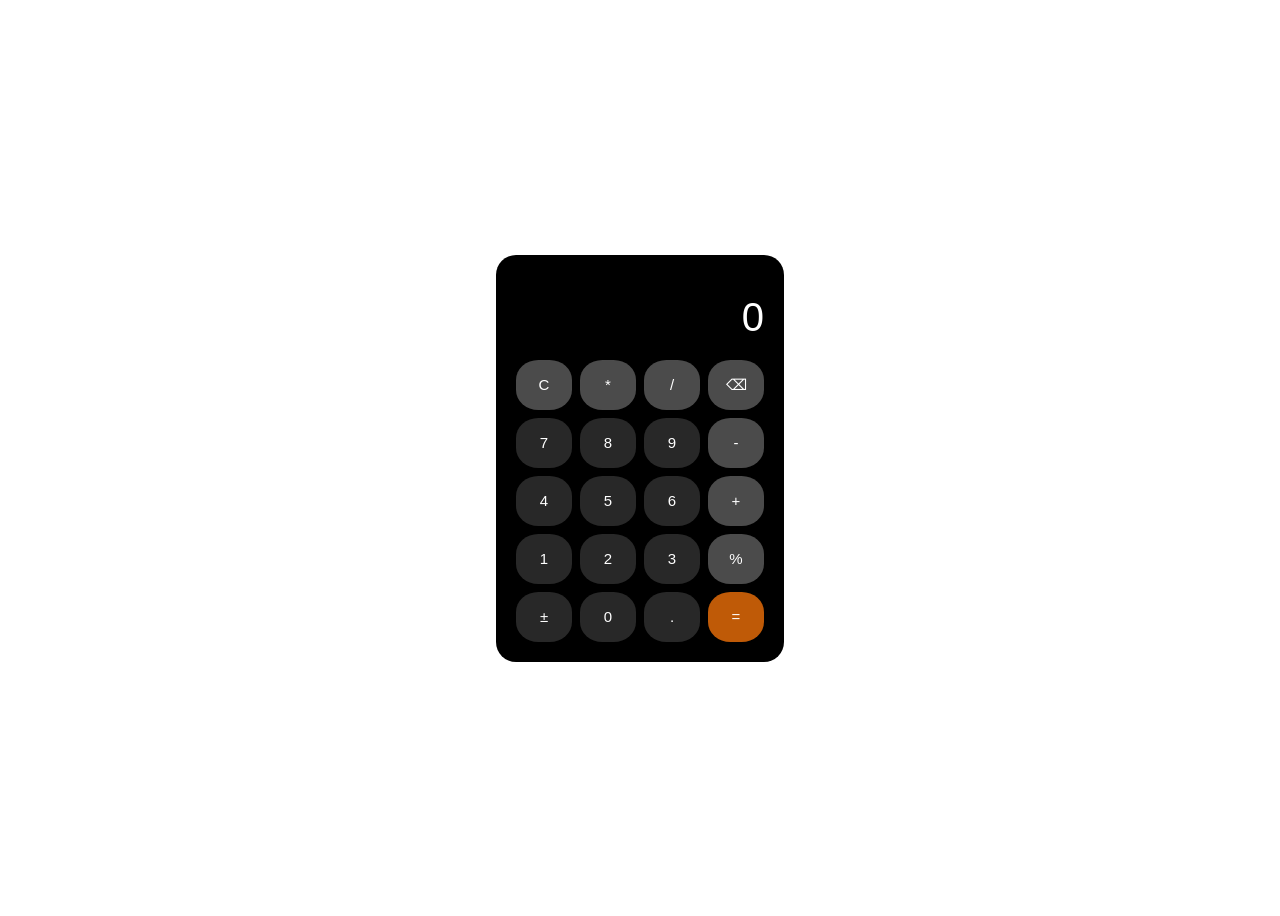
<file: projects/calculator.html>
<!DOCTYPE html>
<html lang="en">
<head>
  <meta charset="UTF-8">
  <meta name="viewport" content="width=device-width,initial-scale=1.0">
  <meta http-equiv="X-UA-Compatible" content="IE=edge">
  <meta name="description" content="A new web page">
  <meta name="robots" content="index, follow">
  <link rel="icon" href="favicon.ico">
  
  <title>Calculator</title>
  
  <style>
    body {
    font-family: Arial;
    display: flex;
    justify-content: center;
    align-items: center;
    height: 100vh;
  }
  
  main {
    background-color: black;
    border-radius: 20px;
    padding: 20px;
  }
  
  main div {
    display: flex;
    justify-content: space-evenly;
    align-items: center;
    margin: 8px 0px;
  }
  
  main > div:last-child {
    margin-bottom: 0px;
  }
  
  div > :not(:last-child) {
    margin-right: 8px;
  }
   
  .text-screen {
    font-size: 40px;
    color: white;
    text-align: right;
    margin: 20px 0;
  }
  
  button {
    color: white;
    font-size: 15px;
    width: 56px;
    height: 50px;
    border-radius: 40%;
    border: none;
  }
  
  .btn-black {
    background-color: rgb(40, 40, 40);
  }
  
  .btn-gray {
    background-color: rgb(75, 75, 75);
  }
  
  .btn-orange {
    background-color: rgb(191,90,7);
  }
  </style>
  
</head>
<body>
  
  <main>
    <p class="text-screen">0</p>
    
    <div>
      <button onclick="
        updateCalculation('');
      " class="btn-gray">C</button>
  
      <button onclick="
        updateCalculation('*');
      " class="btn-gray">*</button>
  
      <button onclick="
        updateCalculation('/');
      " class="btn-gray">/</button>
      
      <button onclick="
        removeFunc();
      " class="btn-gray">&#x232B;</button>
    </div>
    
    <div>
      <button onclick="
        updateCalculation('7');
      " class="btn-black">7</button>
      
      <button onclick="
        updateCalculation('8');
      " class="btn-black">8</button>
      
      <button onclick="
        updateCalculation('9');
      " class="btn-black">9</button>
      
      <button onclick="
        updateCalculation('-');
      " class="btn-gray">-</button>
    </div>
    
    <div>
      <button onclick="
        updateCalculation('4');
      " class="btn-black">4</button>
      
      <button onclick="
        updateCalculation('5');
      " class="btn-black">5</button>
      
      <button onclick="
        updateCalculation('6');
      " class="btn-black">6</button>
      
      <button onclick="
        updateCalculation('+');
      " class="btn-gray">+</button>
    </div>
    
    <div>
      <button onclick="
        updateCalculation('1');
      " class="btn-black">1</button>
      
      <button onclick="
        updateCalculation('2');
      " class="btn-black">2</button>
      
      <button onclick="
        updateCalculation('3');
      " class="btn-black">3</button>
      
      <button onclick="
        updateCalculation('%');
      " class="btn-gray">%</button>
    </div>
    
    <div>
      <button onclick="
        updateCalculation('+/-');
      " class="btn-black">&plusmn;</button>
      
      <button onclick="
        updateCalculation('0');
      " class="btn-black">0</button>
      
      <button onclick="
        updateCalculation('.');
      " class="btn-black">.</button>
      
      <button onclick="
        updateCalculation('=');
      " class="btn-orange">=</button>
    </div>
  </main>
  
  <script>
    let calculation = '0';
    const textScreen = document.querySelector('.text-screen');
    
    function updateCalculation(s) {
      if (s === '' || calculation === 'Error') {
        calculation = '0';
      } else if (s === '=') {
        try {
          if (isNaN(calculation.at(-1))) {
            calculation = calculation.slice(0, -1);
          }
          
          let evalString = calculation.replace('/%/g', '/100');
          calculation = String(eval(evalString));
          
          if (calculation === 'Infinity') {
            calculation = 'Error';
          }
        } catch (error) {
          calculation = 'Error';
        }
      } else if (s === '+/-') {
        calculation = calculation.replace(/(-?\d+\.?\d*)$/, (match) => {
          if (match !== '0') {
            return match.startsWith('-') ? match.slice(1) : '(-' + match + ')';
          } else {
            return match;
          }
        });
      } else {
        if (calculation === '' && s === '.') {
          calculation = '0' + s;
        } else if (calculation === '0' && s === '0') {
          calculation = '0';
        } else if (calculation === '0' && !isNaN(s)) {
          calculation = s;
        } else if (calculation.at(-1) === ')') {
          calculation += '*' + s;
        } else {
          calculation += s;
        }
      }
      
      textScreen.innerText = calculation !== '' ? calculation : '0';
    }
    
    function removeFunc() {
      if (calculation === 'Error') {
        calculation = '0';
      } else {
        calculation = calculation.slice(0, -1);
      }
      
      textScreen.innerText = calculation !== '' ? calculation : '0';
    }
    
    document.addEventListener("keydown", (event) => {
      if (event.key === 'Backspace') {
        event.preventDefault();
        
        removeFunc();
      }
    });
  </script>
</body>
</html>
</file>
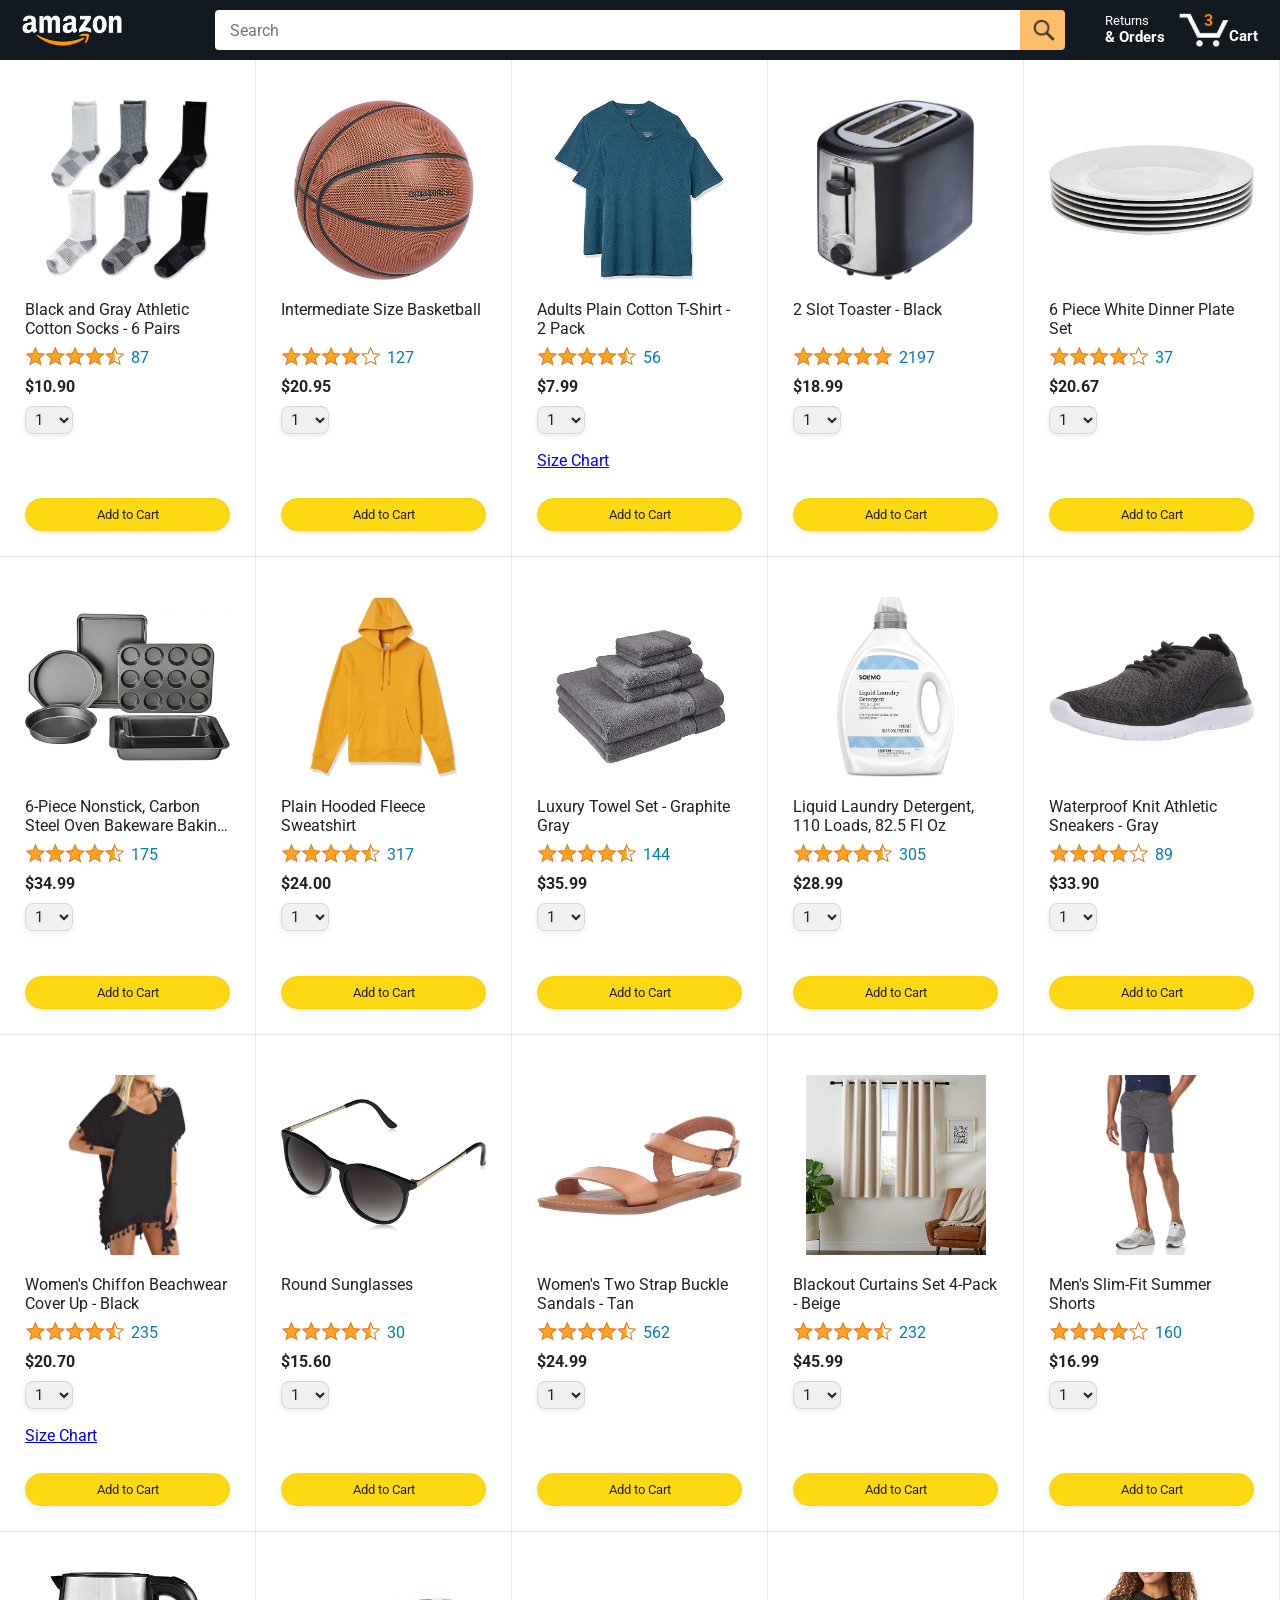
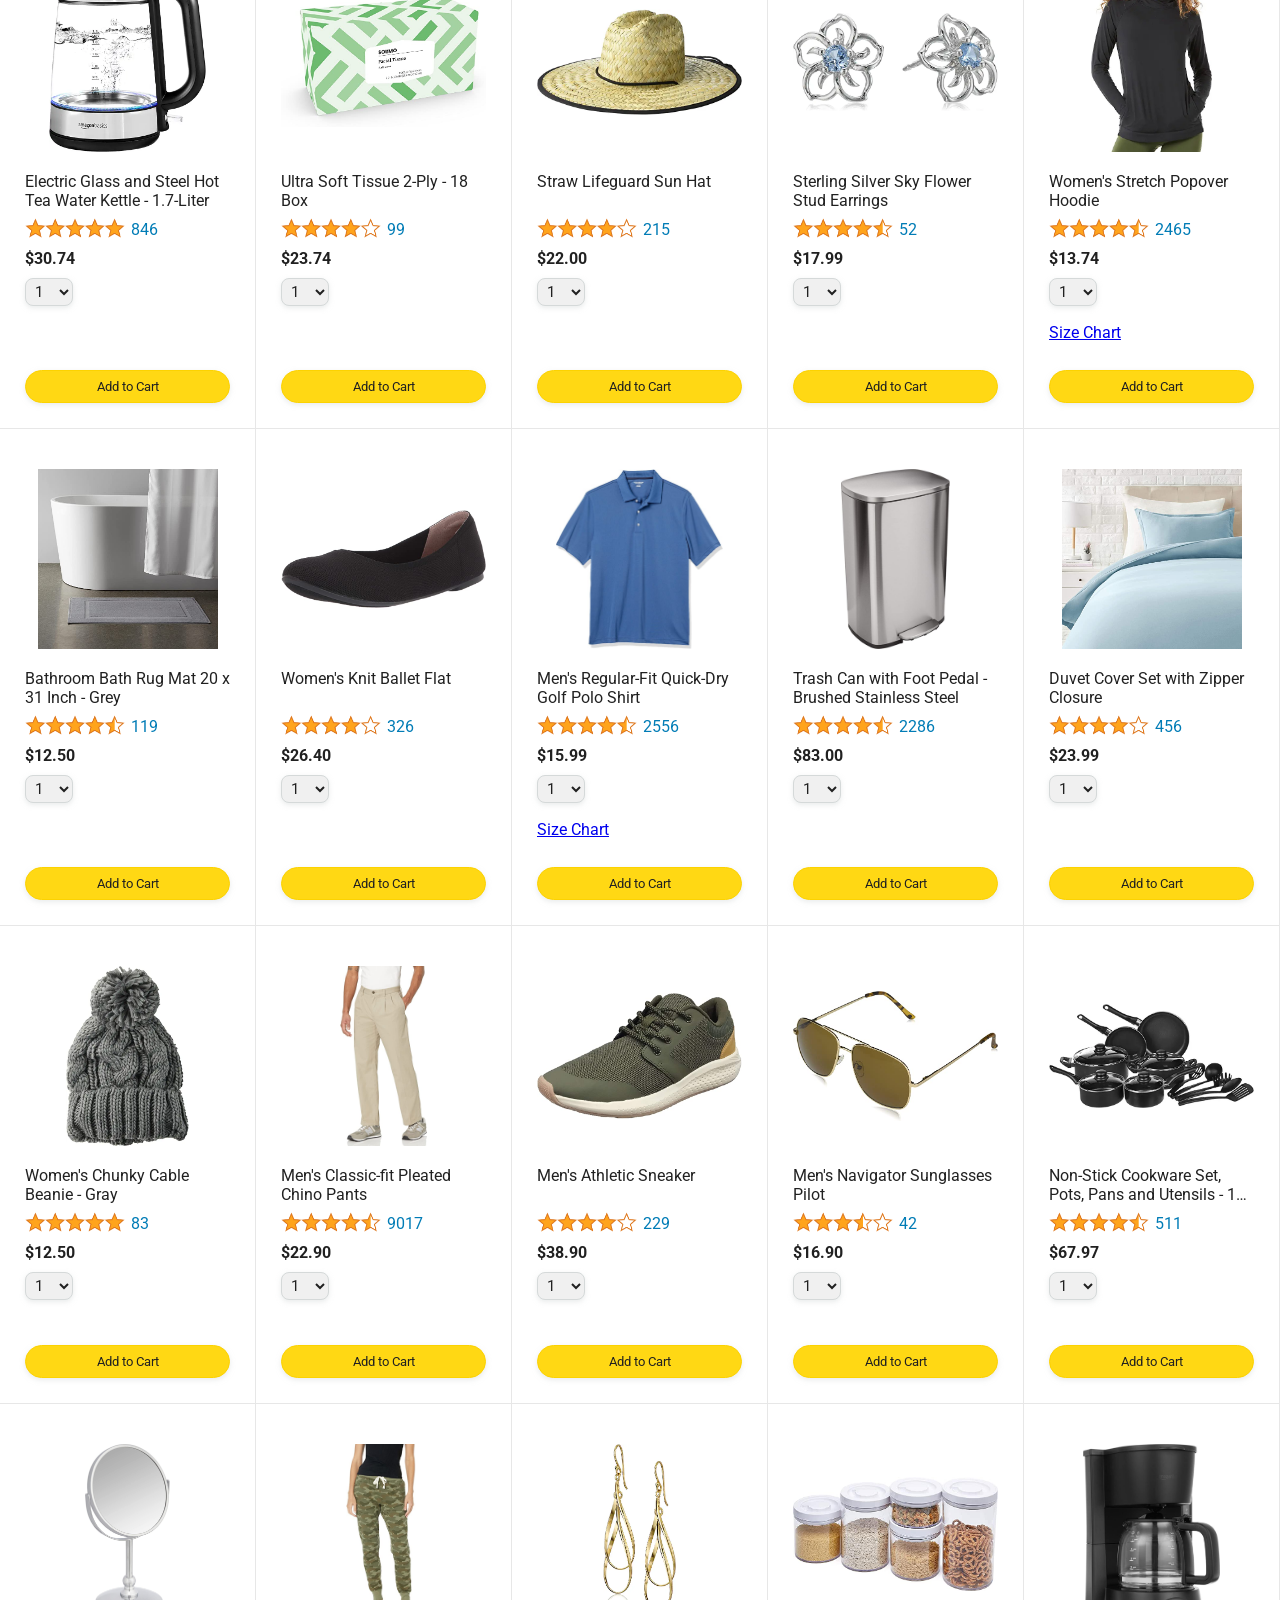
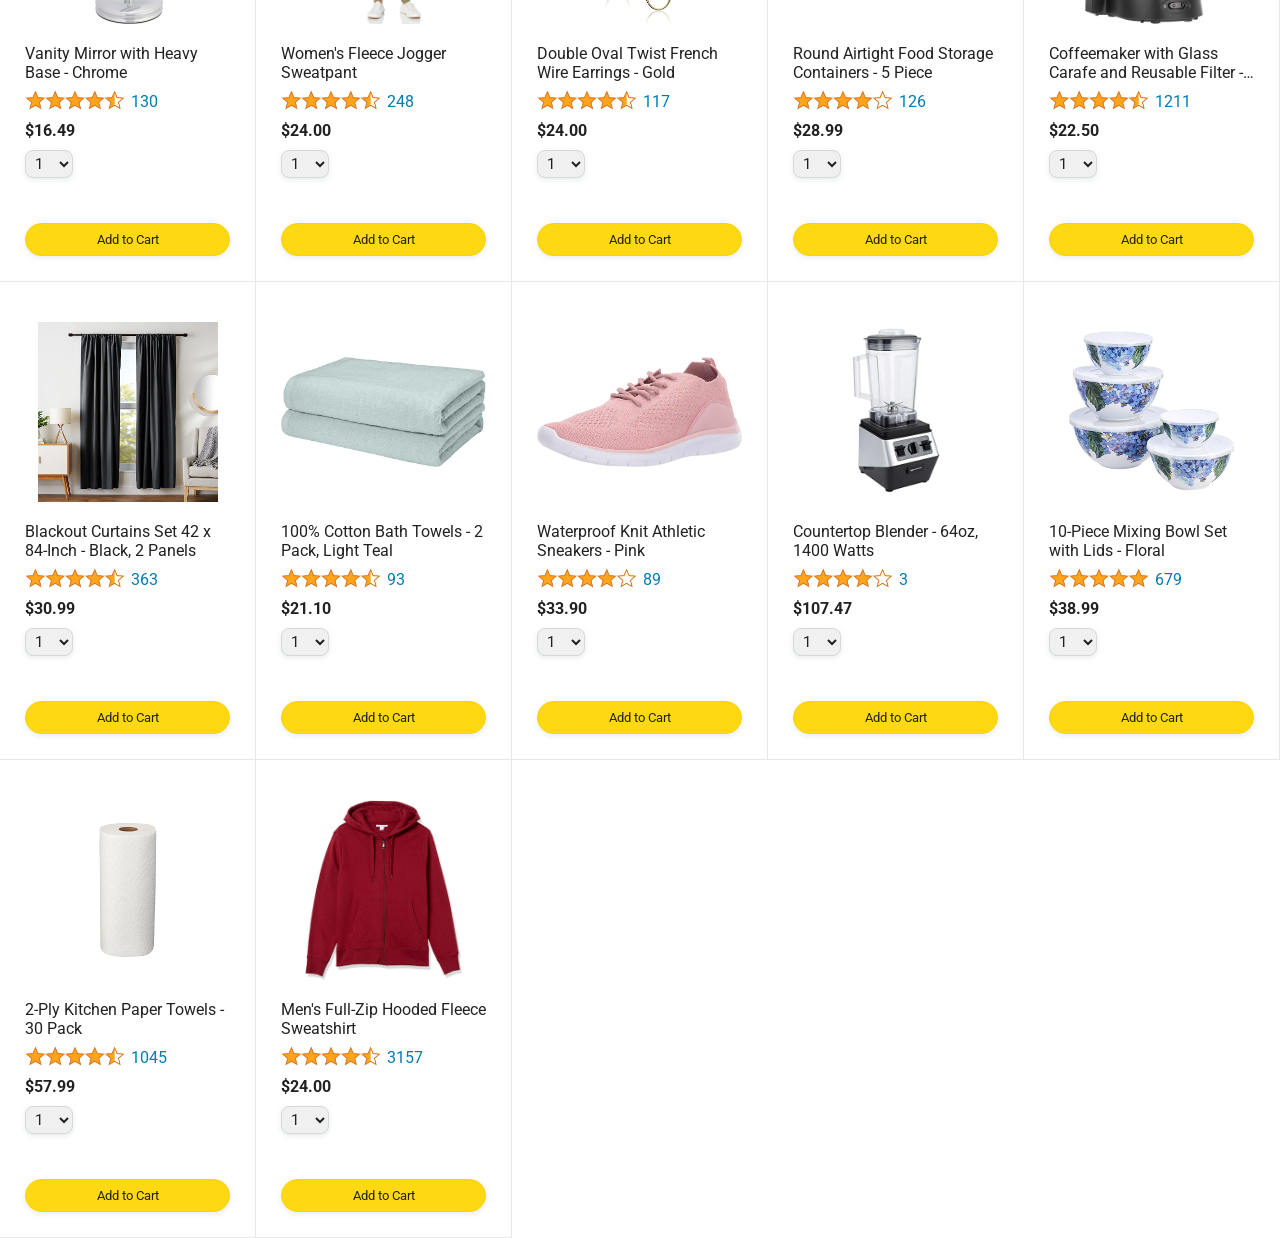
<file: projects/javascript-amazon-project/amazon.html>
<!DOCTYPE html>
<html>
  <head>
    <title>Amazon Project</title>

    <!-- This code is needed for responsive design to work.
      (Responsive design = make the website look good on
      smaller screen sizes like a phone or a tablet). -->
    <meta name="viewport" content="width=device-width, initial-scale=1">

    <!-- Load a font called Roboto from Google Fonts. -->
    <link rel="preconnect" href="https://fonts.googleapis.com">
    <link rel="preconnect" href="https://fonts.gstatic.com" crossorigin>
    <link href="https://fonts.googleapis.com/css2?family=Roboto:wght@400;500;700&display=swap" rel="stylesheet">

    <!-- Here are the CSS files for this page. -->
    <link rel="stylesheet" href="styles/shared/general.css">
    <link rel="stylesheet" href="styles/shared/amazon-header.css">
    <link rel="stylesheet" href="styles/pages/amazon.css">
  </head>
  <body>
    <div class="amazon-header">
      <div class="amazon-header-left-section">
        <a href="amazon.html" class="header-link">
          <img class="amazon-logo"
            src="images/amazon-logo-white.png">
          <img class="amazon-mobile-logo"
            src="images/amazon-mobile-logo-white.png">
        </a>
      </div>

      <div class="amazon-header-middle-section">
        <input class="search-bar" type="text" placeholder="Search">

        <button class="search-button">
          <img class="search-icon" src="images/icons/search-icon.png">
        </button>
      </div>

      <div class="amazon-header-right-section">
        <a class="orders-link header-link" href="orders.html">
          <span class="returns-text">Returns</span>
          <span class="orders-text">& Orders</span>
        </a>

        <a class="cart-link header-link" href="checkout.html">
          <img class="cart-icon" src="images/icons/cart-icon.png">
          <div class="cart-quantity"></div>
          <div class="cart-text">Cart</div>
        </a>
      </div>
    </div>
    
    <div class="main">
      <div class="products-grid">
        
      </div>
    </div>
    
    <script type="module" src="scripts/amazon.js"></script>
  </body>
</html>
</file>
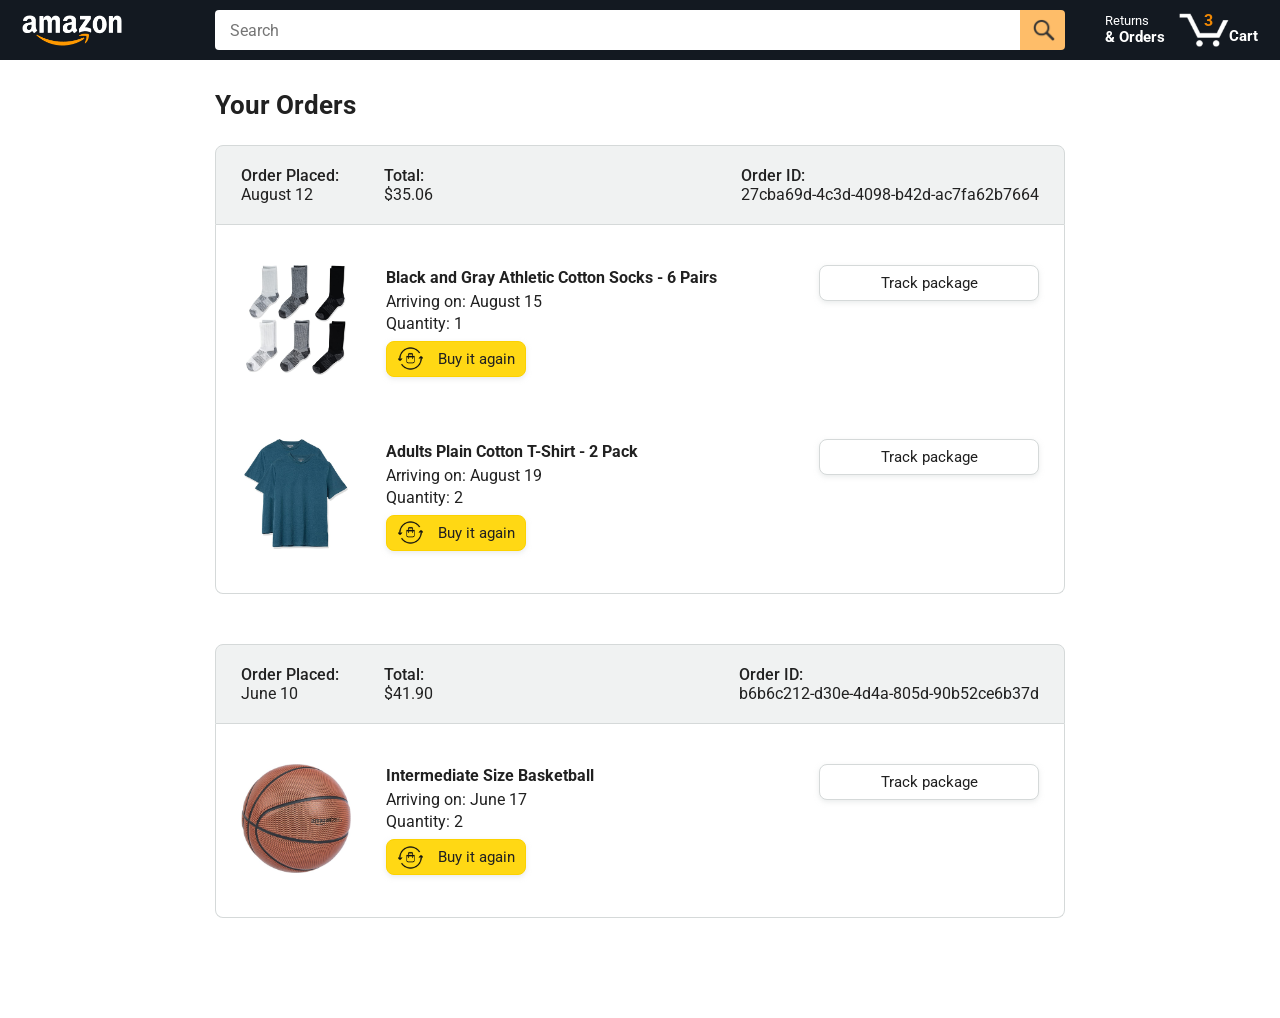
<file: projects/javascript-amazon-project/orders.html>
<!DOCTYPE html>
<html>
  <head>
    <title>Orders</title>

    <!-- This code is needed for responsive design to work.
      (Responsive design = make the website look good on
      smaller screen sizes like a phone or a tablet). -->
    <meta name="viewport" content="width=device-width, initial-scale=1">

    <!-- Load a font called Roboto from Google Fonts. -->
    <link rel="preconnect" href="https://fonts.googleapis.com">
    <link rel="preconnect" href="https://fonts.gstatic.com" crossorigin>
    <link href="https://fonts.googleapis.com/css2?family=Roboto:wght@400;500;700&display=swap" rel="stylesheet">

    <!-- Here are the CSS files for this page. -->
    <link rel="stylesheet" href="styles/shared/general.css">
    <link rel="stylesheet" href="styles/shared/amazon-header.css">
    <link rel="stylesheet" href="styles/pages/orders.css">
  </head>
  <body>
    <div class="amazon-header">
      <div class="amazon-header-left-section">
        <a href="amazon.html" class="header-link">
          <img class="amazon-logo"
            src="images/amazon-logo-white.png">
          <img class="amazon-mobile-logo"
            src="images/amazon-mobile-logo-white.png">
        </a>
      </div>

      <div class="amazon-header-middle-section">
        <input class="search-bar" type="text" placeholder="Search">

        <button class="search-button">
          <img class="search-icon" src="images/icons/search-icon.png">
        </button>
      </div>

      <div class="amazon-header-right-section">
        <a class="orders-link header-link" href="orders.html">
          <span class="returns-text">Returns</span>
          <span class="orders-text">& Orders</span>
        </a>

        <a class="cart-link header-link" href="checkout.html">
          <img class="cart-icon" src="images/icons/cart-icon.png">
          <div class="cart-quantity">3</div>
          <div class="cart-text">Cart</div>
        </a>
      </div>
    </div>

    <div class="main">
      <div class="page-title">Your Orders</div>

      <div class="orders-grid">
        <div class="order-container">
          
          <div class="order-header">
            <div class="order-header-left-section">
              <div class="order-date">
                <div class="order-header-label">Order Placed:</div>
                <div>August 12</div>
              </div>
              <div class="order-total">
                <div class="order-header-label">Total:</div>
                <div>$35.06</div>
              </div>
            </div>

            <div class="order-header-right-section">
              <div class="order-header-label">Order ID:</div>
              <div>27cba69d-4c3d-4098-b42d-ac7fa62b7664</div>
            </div>
          </div>

          <div class="order-details-grid">
            <div class="product-image-container">
              <img src="images/products/athletic-cotton-socks-6-pairs.jpg">
            </div>

            <div class="product-details">
              <div class="product-name">
                Black and Gray Athletic Cotton Socks - 6 Pairs
              </div>
              <div class="product-delivery-date">
                Arriving on: August 15
              </div>
              <div class="product-quantity">
                Quantity: 1
              </div>
              <button class="buy-again-button button-primary">
                <img class="buy-again-icon" src="images/icons/buy-again.png">
                <span class="buy-again-message">Buy it again</span>
              </button>
            </div>

            <div class="product-actions">
              <a href="tracking.html">
                <button class="track-package-button button-secondary">
                  Track package
                </button>
              </a>
            </div>

            <div class="product-image-container">
              <img src="images/products/adults-plain-cotton-tshirt-2-pack-teal.jpg">
            </div>

            <div class="product-details">
              <div class="product-name">
                Adults Plain Cotton T-Shirt - 2 Pack
              </div>
              <div class="product-delivery-date">
                Arriving on: August 19
              </div>
              <div class="product-quantity">
                Quantity: 2
              </div>
              <button class="buy-again-button button-primary">
                <img class="buy-again-icon" src="images/icons/buy-again.png">
                <span class="buy-again-message">Buy it again</span>
              </button>
            </div>

            <div class="product-actions">
              <a href="tracking.html">
                <button class="track-package-button button-secondary">
                  Track package
                </button>
              </a>
            </div>
          </div>
        </div>

        <div class="order-container">

          <div class="order-header">
            <div class="order-header-left-section">
              <div class="order-date">
                <div class="order-header-label">Order Placed:</div>
                <div>June 10</div>
              </div>
              <div class="order-total">
                <div class="order-header-label">Total:</div>
                <div>$41.90</div>
              </div>
            </div>

            <div class="order-header-right-section">
              <div class="order-header-label">Order ID:</div>
              <div>b6b6c212-d30e-4d4a-805d-90b52ce6b37d</div>
            </div>
          </div>

          <div class="order-details-grid">
            <div class="product-image-container">
              <img src="images/products/intermediate-composite-basketball.jpg">
            </div>

            <div class="product-details">
              <div class="product-name">
                Intermediate Size Basketball
              </div>
              <div class="product-delivery-date">
                Arriving on: June 17
              </div>
              <div class="product-quantity">
                Quantity: 2
              </div>
              <button class="buy-again-button button-primary">
                <img class="buy-again-icon" src="images/icons/buy-again.png">
                <span class="buy-again-message">Buy it again</span>
              </button>
            </div>

            <div class="product-actions">
              <a href="tracking.html">
                <button class="track-package-button button-secondary">
                  Track package
                </button>
              </a>
            </div>
          </div>
        </div>
      </div>
    </div>
  </body>
</html>
</file>
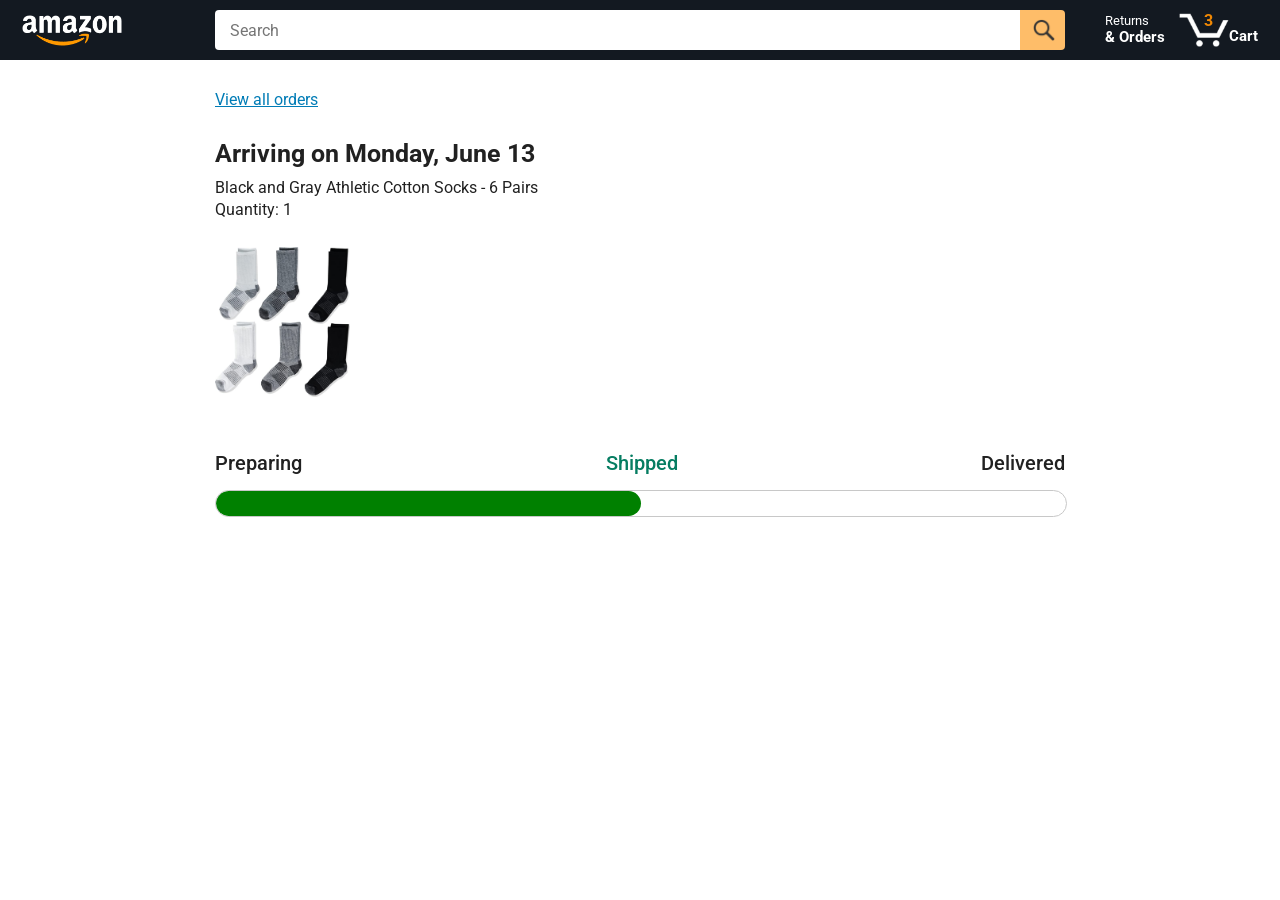
<file: projects/javascript-amazon-project/tracking.html>
<!DOCTYPE html>
<html>
  <head>
    <title>Tracking</title>

    <!-- This code is needed for responsive design to work.
      (Responsive design = make the website look good on
      smaller screen sizes like a phone or a tablet). -->
    <meta name="viewport" content="width=device-width, initial-scale=1">

    <!-- Load a font called Roboto from Google Fonts. -->
    <link rel="preconnect" href="https://fonts.googleapis.com">
    <link rel="preconnect" href="https://fonts.gstatic.com" crossorigin>
    <link href="https://fonts.googleapis.com/css2?family=Roboto:wght@400;500;700&display=swap" rel="stylesheet">

    <!-- Here are the CSS files for this page. -->
    <link rel="stylesheet" href="styles/shared/general.css">
    <link rel="stylesheet" href="styles/shared/amazon-header.css">
    <link rel="stylesheet" href="styles/pages/tracking.css">
  </head>
  <body>
    <div class="amazon-header">
      <div class="amazon-header-left-section">
        <a href="amazon.html" class="header-link">
          <img class="amazon-logo"
            src="images/amazon-logo-white.png">
          <img class="amazon-mobile-logo"
            src="images/amazon-mobile-logo-white.png">
        </a>
      </div>

      <div class="amazon-header-middle-section">
        <input class="search-bar" type="text" placeholder="Search">

        <button class="search-button">
          <img class="search-icon" src="images/icons/search-icon.png">
        </button>
      </div>

      <div class="amazon-header-right-section">
        <a class="orders-link header-link" href="orders.html">
          <span class="returns-text">Returns</span>
          <span class="orders-text">& Orders</span>
        </a>

        <a class="cart-link header-link" href="checkout.html">
          <img class="cart-icon" src="images/icons/cart-icon.png">
          <div class="cart-quantity">3</div>
          <div class="cart-text">Cart</div>
        </a>
      </div>
    </div>

    <div class="main">
      <div class="order-tracking">
        <a class="back-to-orders-link link-primary" href="orders.html">
          View all orders
        </a>

        <div class="delivery-date">
          Arriving on Monday, June 13
        </div>

        <div class="product-info">
          Black and Gray Athletic Cotton Socks - 6 Pairs
        </div>

        <div class="product-info">
          Quantity: 1
        </div>

        <img class="product-image" src="images/products/athletic-cotton-socks-6-pairs.jpg">

        <div class="progress-labels-container">
          <div class="progress-label">
            Preparing
          </div>
          <div class="progress-label current-status">
            Shipped
          </div>
          <div class="progress-label">
            Delivered
          </div>
        </div>

        <div class="progress-bar-container">
          <div class="progress-bar"></div>
        </div>
      </div>
    </div>
  </body>
</html>
</file>
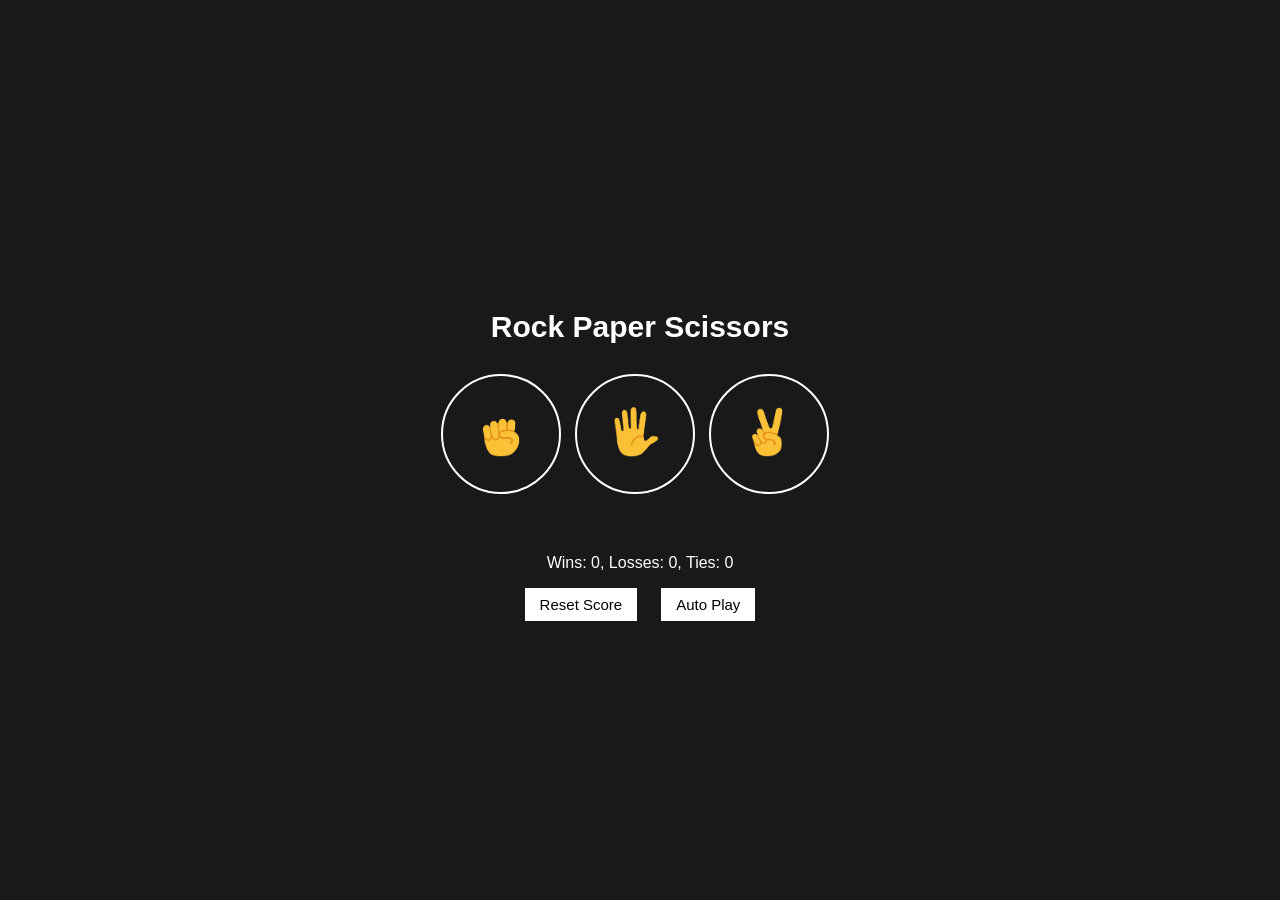
<file: projects/rock-paper-scissors/rock-paper-scissors.html>
<!DOCTYPE html>
<html lang="en">
<head>
  <link rel="stylesheet" href="styles.css">
  
  <title>Rock Paper Scissors</title>
</head>

<body>
  <div class="game-container">
    <p class="title">Rock Paper Scissors</p>
    
    <button class="rock-btn move-btn"><img src="rock-emoji.png" class="move-icon"></button>
    <button class="paper-btn move-btn"><img src="paper-emoji.png" class="move-icon"></button>
    <button class="scissors-btn move-btn"><img src="scissors-emoji.png" class="move-icon"></button>
    
    <p class="result"></p>
    <p class="game-move"></p>
    <p class="scores"></p>
    
    <div class="btn-container">
      <button class="reset-score-btn">Reset Score</button>
      
      <button class="auto-play-btn">Auto Play</button>
    </div>
    
    <script src="script.js"></script>
  </div>
</body>
</html>
</file>
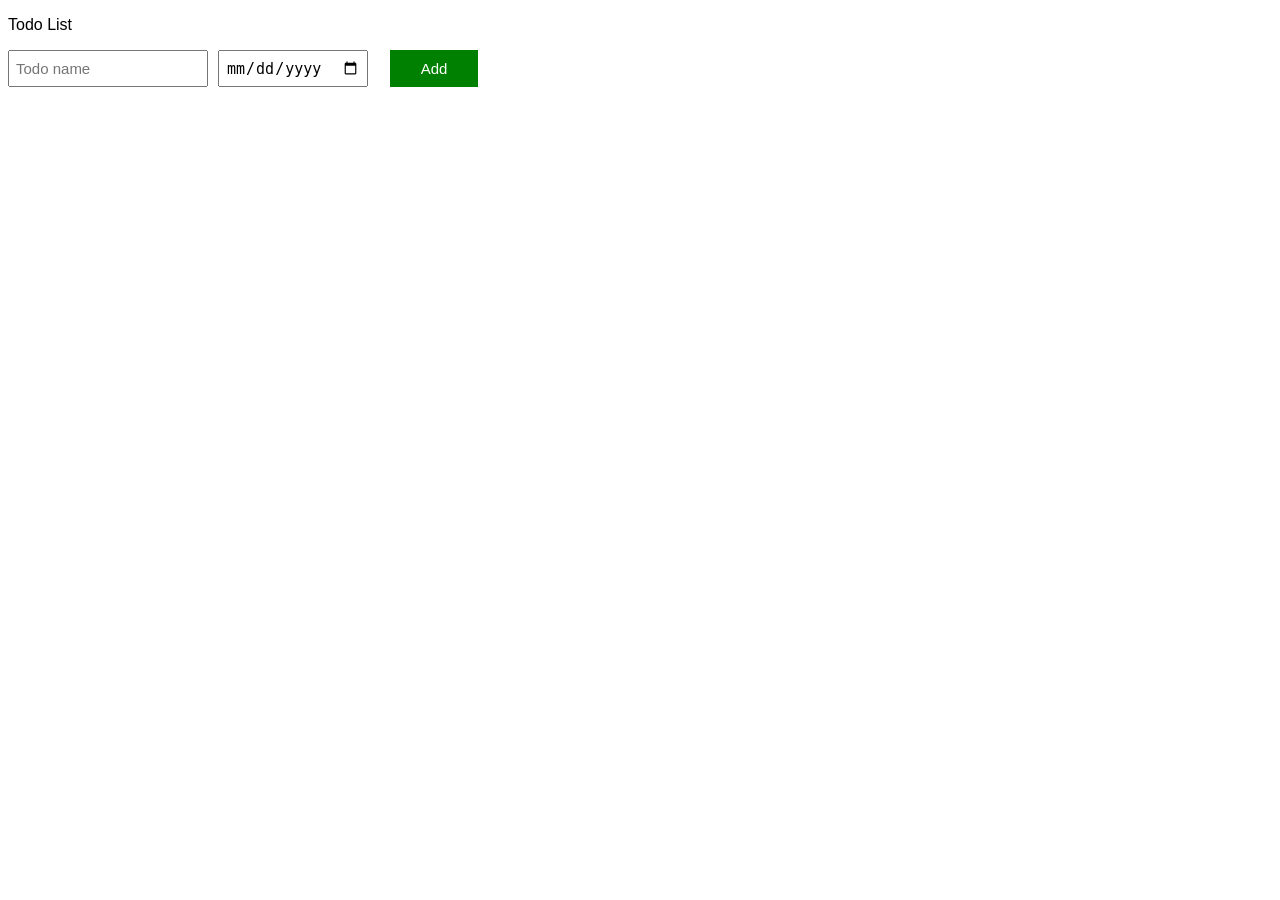
<file: projects/todo-list/todo-list.html>
<!DOCTYPE html>
<html>
<head>
  <link rel="stylesheet" href="styles/styles.css">
  
  <title>Todo List</title>
</head>
<body>
  <p>Todo List</p>
  
  <div class="todo-input-grid">
    <input type="text" placeholder="Todo name" class="name-input">
    <input type="date" class="due-date">
    <button class="add-btn">Add</button>
  </div>
  
  <div class="todo-list"></div>
  
  <script src="scripts/script.js"></script>
</body>
</html>
</file>
<file: projects/javascript-amazon-project/styles/shared/general.css>
body {
  font-family: Roboto, Arial;
  color: rgb(33, 33, 33);
  /* The <body> element has a default margin of 8px
     on all sides. This removes the default margins. */
  margin: 0;
}

/* <p> elements have a default margin on the top
   and bottom. This removes the default margins. */
p {
  margin: 0;
}

button {
  cursor: pointer;
}

select {
  cursor: pointer;
}

input, select, button {
  font-family: Roboto, Arial;
}

.button-primary {
  color: rgb(33, 33, 33);
  background-color: rgb(255, 216, 20);
  border: 1px solid rgb(252, 210, 0);
  border-radius: 8px;
  cursor: pointer;
  box-shadow: 0 2px 5px rgba(213, 217, 217, 0.5);
}

.button-primary:hover {
  background-color: rgb(247, 202, 0);
  border: 1px solid rgb(242, 194, 0);
}

.button-primary:active {
  background: rgb(255, 216, 20);
  border-color: rgb(252, 210, 0);
  box-shadow: none;
}

.button-secondary {
  color: rgb(33, 33, 33);
  background: white;
  border: 1px solid rgb(213, 217, 217);
  border-radius: 8px;
  cursor: pointer;
  box-shadow: 0 2px 5px rgba(213, 217, 217, 0.5);
}

.button-secondary:hover {
  background-color: rgb(247, 250, 250);
}

.button-secondary:active {
  background-color: rgb(237, 253, 255);
  box-shadow: none;
}

/* These styles will limit text to 2 lines. Anything
   beyond 2 lines will be replaced with "..."
   You can find this code by using an A.I. tool or by
   searching in Google.
   https://css-tricks.com/almanac/properties/l/line-clamp/ */
.limit-text-to-2-lines {
  display: -webkit-box;
  -webkit-line-clamp: 2;
  -webkit-box-orient: vertical;
  overflow: hidden;
}

.link-primary {
  color: rgb(1, 124, 182);
  cursor: pointer;
}

.link-primary:hover {
  color: rgb(196, 80, 0);
}

/* Styles for dropdown selectors. */
select {
  color: rgb(33, 33, 33);
  background-color: rgb(240, 240, 240);
  border: 1px solid rgb(213, 217, 217);
  border-radius: 8px;
  padding: 3px 5px;
  font-size: 15px;
  cursor: pointer;
  box-shadow: 0 2px 5px rgba(213, 217, 217, 0.5);
}

select:focus,
input:focus {
  outline: 2px solid rgb(255, 153, 0);
}
</file>
<file: projects/javascript-amazon-project/styles/shared/amazon-header.css>
.amazon-header {
  background-color: rgb(19, 25, 33);
  color: white;
  padding-left: 15px;
  padding-right: 15px;

  display: flex;
  align-items: center;
  justify-content: space-between;

  position: fixed;
  top: 0;
  left: 0;
  right: 0;
  height: 60px;
}

.amazon-header-left-section {
  width: 180px;
}

@media (max-width: 800px) {
  .amazon-header-left-section {
    width: unset;
  }
}

.header-link {
  display: inline-block;
  padding: 6px;
  border-radius: 2px;
  cursor: pointer;
  text-decoration: none;
  border: 1px solid rgba(0, 0, 0, 0);
}

.header-link:hover {
  border: 1px solid white;
}

.amazon-logo {
  width: 100px;
  margin-top: 5px;
}

.amazon-mobile-logo {
  display: none;
}

@media (max-width: 575px) {
  .amazon-logo {
    display: none;
  }

  .amazon-mobile-logo {
    display: block;
    height: 35px;
    margin-top: 5px;
  }
}

.amazon-header-middle-section {
  flex: 1;
  max-width: 850px;
  margin-left: 10px;
  margin-right: 10px;
  display: flex;
}

.search-bar {
  flex: 1;
  width: 0;
  font-size: 16px;
  height: 38px;
  padding-left: 15px;
  border: none;
  border-top-left-radius: 4px;
  border-bottom-left-radius: 4px;
  border-top-right-radius: 0;
  border-bottom-right-radius: 0;
}

.search-button {
  background-color: rgb(254, 189, 105);
  border: none;
  width: 45px;
  height: 40px;
  border-top-right-radius: 4px;
  border-bottom-right-radius: 4px;
  flex-shrink: 0;
}

.search-icon {
  height: 22px;
  margin-left: 2px;
  margin-top: 3px;
}

.amazon-header-right-section {
  width: 180px;
  flex-shrink: 0;
  display: flex;
  justify-content: end;
}

.orders-link {
  color: white;
}

.returns-text {
  display: block;
  font-size: 13px;
}

.orders-text {
  display: block;
  font-size: 15px;
  font-weight: 700;
}

.cart-link {
  color: white;
  display: flex;
  align-items: center;
  position: relative;
}

.cart-icon {
  width: 50px;
}

.cart-text {
  margin-top: 12px;
  font-size: 15px;
  font-weight: 700;
}

.cart-quantity {
  color: rgb(240, 136, 4);
  font-size: 16px;
  font-weight: 700;

  position: absolute;
  top: 4px;
  left: 22px;
  
  width: 26px;
  text-align: center;
}
</file>
<file: projects/javascript-amazon-project/styles/pages/amazon.css>
.main {
  margin-top: 60px;
}

.products-grid {
  display: grid;

  /* - In CSS Grid, 1fr means a column will take up the
       remaining space in the grid.
     - If we write 1fr 1fr ... 1fr; 8 times, this will
       divide the grid into 8 columns, each taking up an
       equal amount of the space.
     - repeat(8, 1fr); is a shortcut for repeating "1fr"
       8 times (instead of typing out "1fr" 8 times).
       repeat(...) is a special property that works with
       display: grid; */
  grid-template-columns: repeat(8, 1fr);
}

/* @media is used to create responsive design (making the
   website look good on any screen size). This @media
   means when the screen width is 2000px or less, we
   will divide the grid into 7 columns instead of 8. */
@media (max-width: 2000px) {
  .products-grid {
    grid-template-columns: repeat(7, 1fr);
  }
}

/* This @media means when the screen width is 1600px or
   less, we will divide the grid into 6 columns. */
@media (max-width: 1600px) {
  .products-grid {
    grid-template-columns: repeat(6, 1fr);
  }
}

@media (max-width: 1300px) {
  .products-grid {
    grid-template-columns: repeat(5, 1fr);
  }
}

@media (max-width: 1000px) {
  .products-grid {
    grid-template-columns: repeat(4, 1fr);
  }
}

@media (max-width: 800px) {
  .products-grid {
    grid-template-columns: repeat(3, 1fr);
  }
}

@media (max-width: 575px) {
  .products-grid {
    grid-template-columns: repeat(2, 1fr);
  }
}

@media (max-width: 450px) {
  .products-grid {
    grid-template-columns: 1fr;
  }
}

.product-container {
  padding-top: 40px;
  padding-bottom: 25px;
  padding-left: 25px;
  padding-right: 25px;

  border-right: 1px solid rgb(231, 231, 231);
  border-bottom: 1px solid rgb(231, 231, 231);

  display: flex;
  flex-direction: column;
}

.product-image-container {
  display: flex;
  justify-content: center;
  align-items: center;

  height: 180px;
  margin-bottom: 20px;
}

.product-image {
  /* Images will overflow their container by default. To
    prevent this, we set max-width and max-height to 100%
    so they stay inside their container. */
  max-width: 100%;
  max-height: 100%;
}

.product-name {
  height: 40px;
  margin-bottom: 5px;
}

.product-rating-container {
  display: flex;
  align-items: center;
  margin-bottom: 10px;
}

.product-rating-stars {
  width: 100px;
  margin-right: 6px;
}

.product-rating-count {
  color: rgb(1, 124, 182);
  cursor: pointer;
  margin-top: 3px;
}

.product-price {
  font-weight: 700;
  margin-bottom: 10px;
}

.product-quantity-container {
  margin-bottom: 17px;
}

.product-spacer {
  flex: 1;
}

.added-to-cart {
  color: rgb(6, 125, 98);
  font-size: 16px;

  display: flex;
  align-items: center;
  margin-bottom: 8px;

  /* At first, the "Added to cart" message will
     be invisible. Use JavaScript to change the
     opacity and make it visible. */
  opacity: 0;
}

.added {
  opacity: 1;
}

.added-to-cart img {
  height: 20px;
  margin-right: 5px;
}

.add-to-cart-button {
  width: 100%;
  padding: 8px;
  border-radius: 50px;
}
</file>
<file: projects/javascript-amazon-project/styles/pages/orders.css>
.main {
  max-width: 850px;
  margin-top: 90px;
  margin-bottom: 100px;
  padding-left: 20px;
  padding-right: 20px;

  /* margin-left: auto;
     margin-right auto;
     Is a trick for centering an element horizontally
     without needing a container. */
  margin-left: auto;
  margin-right: auto;
}

.page-title {
  font-weight: 700;
  font-size: 26px;
  margin-bottom: 25px;
}

.orders-grid {
  display: grid;
  grid-template-columns: 1fr;
  row-gap: 50px;
}

.order-header {
  background-color: rgb(240, 242, 242);
  border: 1px solid rgb(213, 217, 217);

  display: flex;
  align-items: center;
  justify-content: space-between;

  padding: 20px 25px;
  border-top-left-radius: 8px;
  border-top-right-radius: 8px;
}

.order-header-left-section {
  display: flex;
  flex-shrink: 0;
}

.order-header-label {
  font-weight: 500;
}

.order-date,
.order-total {
  margin-right: 45px;
}

.order-header-right-section {
  flex-shrink: 1;
}

@media (max-width: 575px) {
  .order-header {
    flex-direction: column;
    align-items: start;
    line-height: 23px;
    padding: 15px;
  }

  .order-header-left-section {
    flex-direction: column;
  }

  .order-header-label {
    margin-right: 5px;
  }

  .order-date,
  .order-total {
    display: grid;
    grid-template-columns: auto 1fr;
    margin-right: 0;
  }

  .order-header-right-section {
    display: grid;
    grid-template-columns: auto 1fr;
  }
}

.order-details-grid {
  padding: 40px 25px;
  border: 1px solid rgb(213, 217, 217);
  border-top: none;
  border-bottom-left-radius: 8px;
  border-bottom-right-radius: 8px;

  display: grid;
  grid-template-columns: 110px 1fr 220px;
  column-gap: 35px;
  row-gap: 60px;
  align-items: center;
}

@media (max-width: 800px) {
  .order-details-grid {
    grid-template-columns: 110px 1fr;
    row-gap: 0;
    padding-bottom: 8px;
  }
}

@media (max-width: 450px) {
  .order-details-grid {
    grid-template-columns: 1fr;
  }
}

.product-image-container {
  text-align: center;
}

.product-image-container img {
  max-width: 110px;
  max-height: 110px;
}

.product-name {
  font-weight: 700;
  margin-bottom: 5px;
}

.product-delivery-date {
  margin-bottom: 3px;
}

.product-quantity {
  margin-bottom: 8px;
}

.buy-again-button {
  font-size: 15px;
  width: 140px;
  height: 36px;
  border-radius: 8px;

  display: flex;
  align-items: center;
  justify-content: center;
}

.buy-again-icon {
  width: 25px;
  margin-right: 15px;
}

.product-actions {
  align-self: start;
}

.track-package-button {
  width: 100%;
  font-size: 15px;
  padding: 8px;
}

@media (max-width: 800px) {
  .buy-again-button {
    margin-bottom: 10px;
  }

  .product-actions {
    /* grid-column: 2 means this element will be placed
       in column 2 in the grid. (Normally, the column that
       an element is placed in is determined by the order
       of the elements in the HTML. grid-column overrides
       this default ordering). */
    grid-column: 2;
    margin-bottom: 30px;
  }

  .track-package-button {
    width: 140px;
  }
}

@media (max-width: 450px) {
  .product-image-container {
    text-align: center;
    margin-bottom: 25px;
  }

  .product-image-container img {
    max-width: 150px;
    max-height: 150px;
  }

  .product-name {
    margin-bottom: 10px;
  }

  .product-quantity {
    margin-bottom: 15px;
  }

  .buy-again-button {
    width: 100%;
    margin-bottom: 15px;
  }

  .product-actions {
    /* grid-column: auto; undos grid-column: 2; from above.
       This element will now be placed in its normal column
       in the grid. */
    grid-column: auto;
    margin-bottom: 70px;
  }

  .track-package-button {
    width: 100%;
    padding: 12px;
  }
}
</file>
<file: projects/javascript-amazon-project/styles/pages/tracking.css>
.main {
  max-width: 850px;
  margin-top: 90px;
  margin-bottom: 100px;
  padding-left: 30px;
  padding-right: 30px;

  /* margin-left: auto;
     margin-right auto;
     Is a trick for centering an element horizontally
     without needing a container. */
  margin-left: auto;
  margin-right: auto;
}

.back-to-orders-link {
  display: inline-block;
  margin-bottom: 30px;
}

.delivery-date {
  font-size: 25px;
  font-weight: 700;
  margin-bottom: 10px;
}

.product-info {
  margin-bottom: 3px;
}

.product-image {
  max-width: 150px;
  max-height: 150px;
  margin-top: 25px;
  margin-bottom: 50px;
}

.progress-labels-container {
  display: flex;
  justify-content: space-between;
  font-size: 20px;
  font-weight: 500;
  margin-bottom: 15px;
}

.current-status {
  color: rgb(6, 125, 98);
}

@media (max-width: 575px) {
  .progress-labels-container {
    font-size: 16px;
  }
}

@media (max-width: 450px) {
  .progress-labels-container {
    flex-direction: column;
    margin-bottom: 5px;
  }

  .progress-label {
    margin-bottom: 3px;
  }
}

.progress-bar-container {
  height: 25px;
  width: 100%;

  border: 1px solid rgb(200, 200, 200);
  border-radius: 50px;
  overflow: hidden;
}

.progress-bar {
  height: 100%;
  background-color: green;
  border-radius: 50px;
  width: 50%;
}
</file>
<file: projects/rock-paper-scissors/styles.css>
* {
  box-sizing: border-box;
}

body {
  padding: 0;
  margin: 0;
  font-family: Arial;
  background-color: rgb(25, 25, 25);
  color: white;
  display: flex;
  justify-content: center;
  align-items: center;
  min-height: 100svh;
}

.title {
  text-align: center;
  font-size: 30px;
  font-weight: bold;
}

.move-icon {
  height: 50px;
}

.move-btn {
  background-color: transparent;
  border: 2px solid white;
  border-radius: 50%;
  width: 120px;
  height: 120px;
  margin-right: 10px;
  cursor: pointer;
}

.result {
  font-weight: bold;
  font-size: 25px;
  margin-top: 50px;
}

.scores {
  margin-top: 60px;
}

.result,
.game-move,
.scores {
  text-align: center;
}

.btn-container {
  display: flex;
  justify-content: center;
  column-gap: 1.5rem;
}

.reset-score-btn,
.auto-play-btn {
  flex: none;
  font-size: 15px;
  background-color: white;
  border: none;
  padding: 8px 15px;
  cursor: pointer;
}
</file>
<file: projects/todo-list/styles/styles.css>
body {
  font-family: Arial;
}

.todo-list,
.todo-input-grid {
  display: grid;
  grid-template-columns: 200px 150px 100px;
  column-gap: 10px;
  row-gap: 10px;
  align-items: center;
}

.todo-input-grid {
  margin-bottom: 10px;
  align-items: stretch;
}

.name-input,
.due-date {
  font-size: 15px;
  padding: 6px;
}

button {
  color: white;
  border: none;
  font-size: 15px;
  cursor: pointer;
  padding: 10px 15px;
  margin-left: 12px;
}

.add-btn {
  background-color: green;
}

.delete-btn {
  background-color: darkred;
}
</file>
